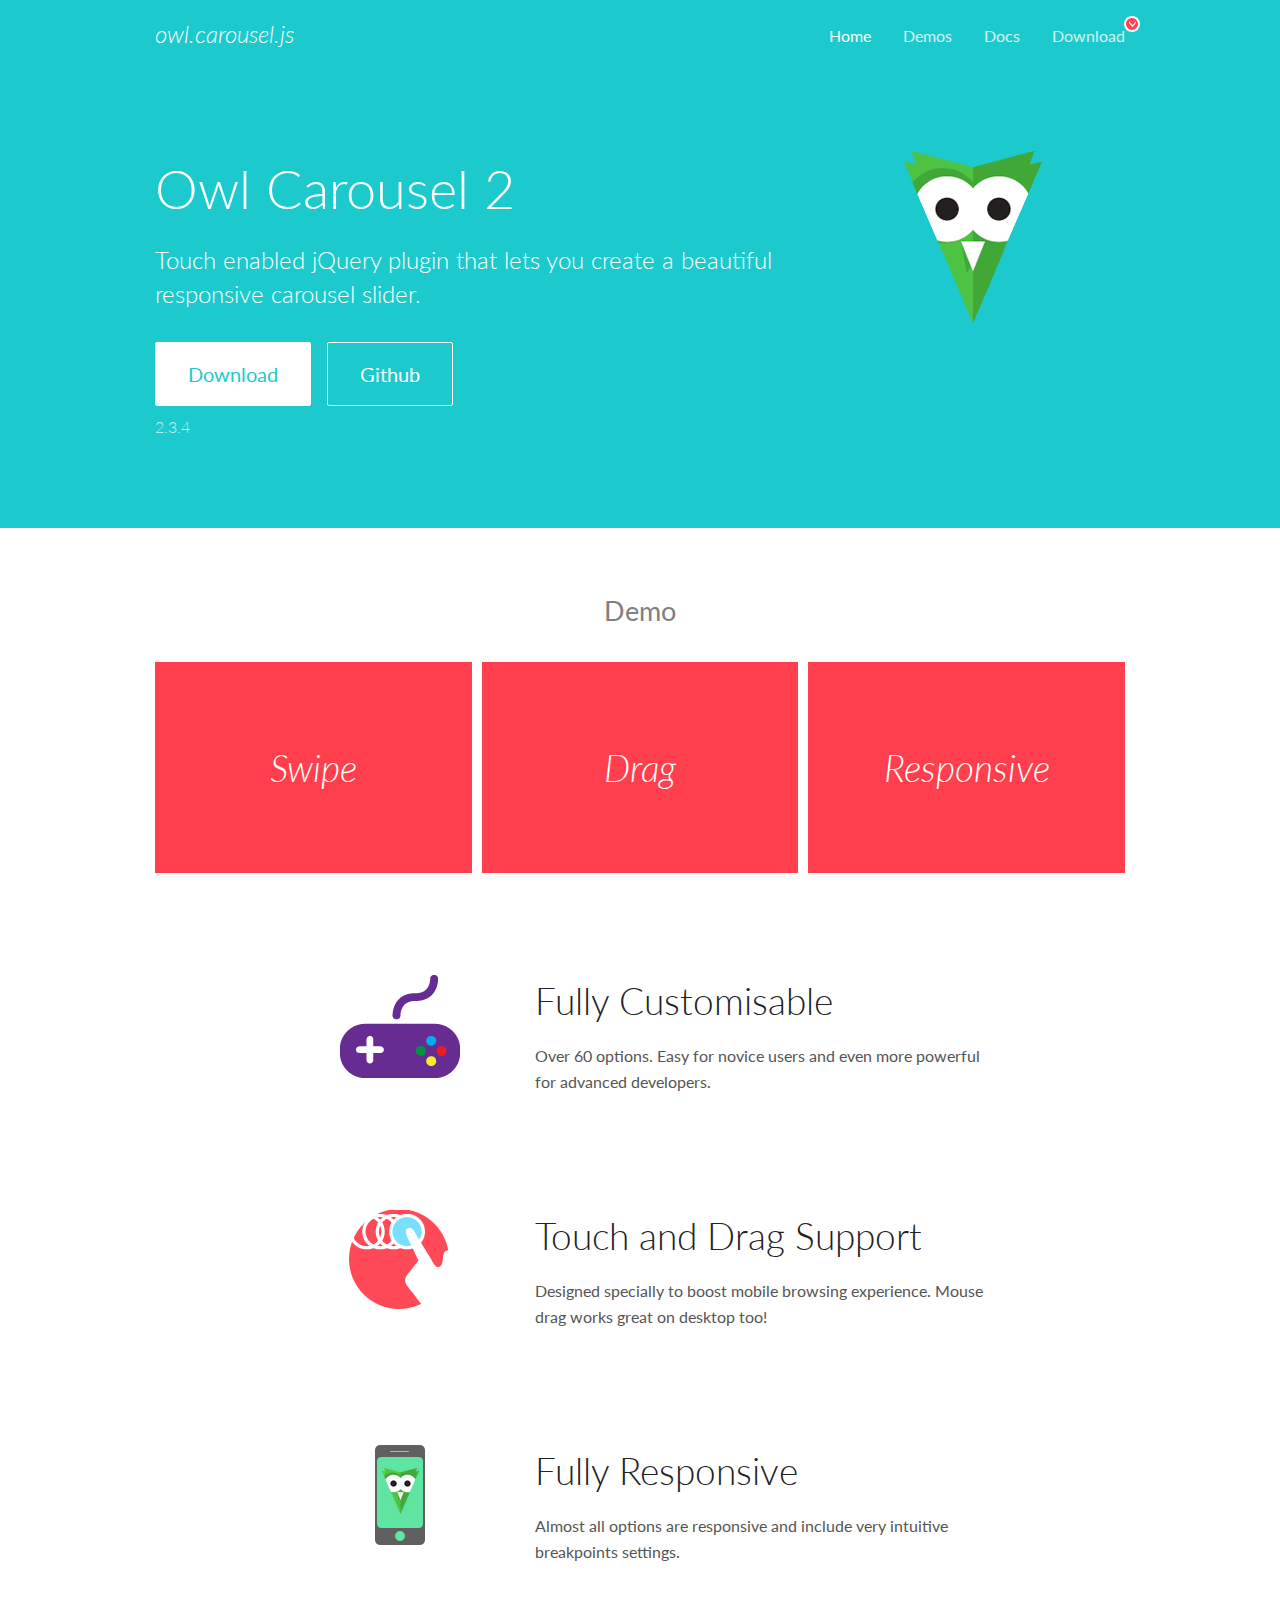
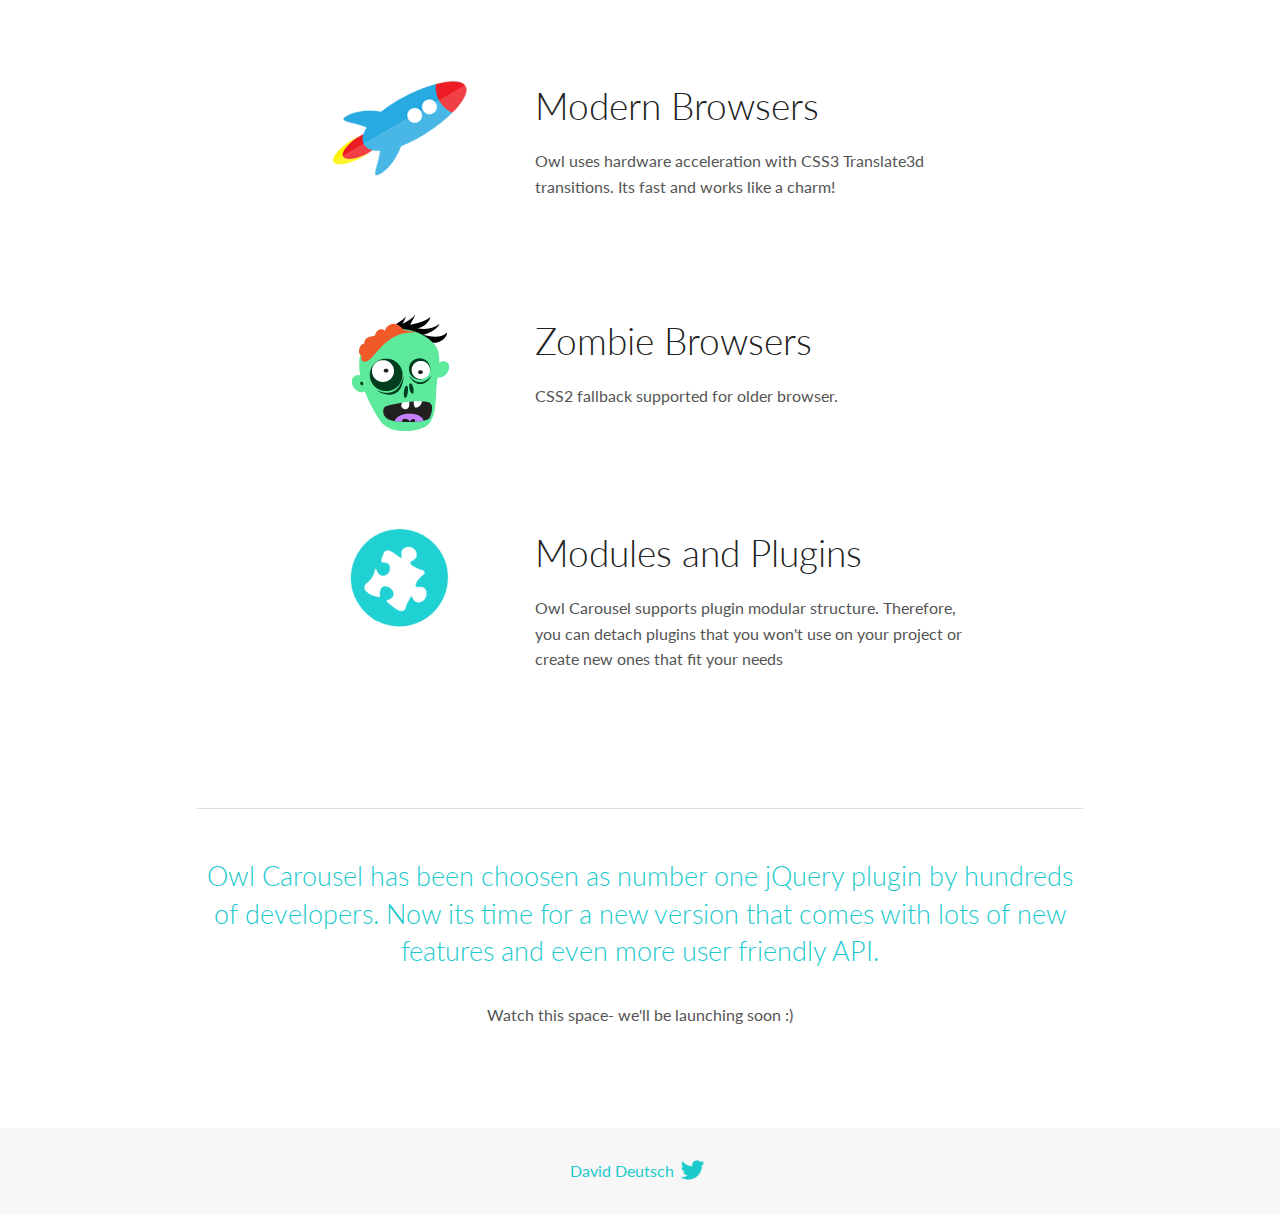
<file: lib/OwlCarousel2/docs/index.html>
<!DOCTYPE html>
<html lang="en">
  <head>

    <!-- head -->
    <meta charset="utf-8">
    <meta name="msapplication-tap-highlight" content="no" />
    <meta name="viewport" content="width=device-width, initial-scale=1.0" />
    <meta name="description" content="Touch enabled jQuery plugin that lets you create beautiful responsive carousel slider.">
    <meta name="author" content="David Deutsch">
    <title>
      Home | Owl Carousel | 2.3.4
    </title>

    <!-- Stylesheets -->
    <link href='https://fonts.googleapis.com/css?family=Lato:300,400,700,400italic,300italic' rel='stylesheet' type='text/css'>
    <link rel="stylesheet" href="assets/css/docs.theme.min.css">

    <!-- Owl Stylesheets -->
    <link rel="stylesheet" href="assets/owlcarousel/assets/owl.carousel.min.css">
    <link rel="stylesheet" href="assets/owlcarousel/assets/owl.theme.default.min.css">

    <!-- HTML5 shim and Respond.js IE8 support of HTML5 elements and media queries -->

    <!--[if lt IE 9]>
      <script src="https://oss.maxcdn.com/libs/html5shiv/3.7.0/html5shiv.js"></script>
      <script src="https://oss.maxcdn.com/libs/respond.js/1.3.0/respond.min.js"></script>
    <![endif]-->

    <!-- Favicons -->
    <link rel="apple-touch-icon-precomposed" sizes="144x144" href="assets/ico/apple-touch-icon-144-precomposed.png">
    <link rel="shortcut icon" href="assets/ico/favicon.png">
    <link rel="shortcut icon" href="favicon.ico">

    <!-- Yeah i know js should not be in header. Its required for demos.-->

    <!-- javascript -->
    <script src="assets/vendors/jquery.min.js"></script>
    <script src="assets/owlcarousel/owl.carousel.js"></script>
  </head>
  <body>

    <!-- header -->
    <header class="header">
      <div class="row">
        <div class="large-12 columns">
          <div class="brand left">
            <h3>
              <a href="/OwlCarousel2/">owl.carousel.js</a> 
            </h3>
          </div>
          <a id="toggle-nav" class="right">
            <span></span> <span></span> <span></span> 
          </a> 
          <div class="nav-bar">
            <ul class="clearfix">
              <li class="active">
                <a href="/OwlCarousel2/index.html">Home</a> 
              </li>
              <li> <a href="/OwlCarousel2/demos/demos.html">Demos</a>  </li>
              <li> <a href="/OwlCarousel2/docs/started-welcome.html">Docs</a>  </li>
              <li>
                <a href="https://github.com/OwlCarousel2/OwlCarousel2/archive/2.3.4.zip">Download</a> 
                <span class="download"></span> 
              </li>
            </ul>
          </div>
        </div>
      </div>
    </header>

    <!-- home panel -->
    <section id="hero">
      <div class="row">
        <div class="large-8 medium-8 columns">
          <h1>Owl Carousel 2</h1>
          <h4>Touch enabled jQuery plugin that lets you create a beautiful responsive carousel slider.</h4>
          <a href="https://github.com/OwlCarousel2/OwlCarousel2/archive/2.3.4.zip" class="hero-button">Download</a> 
          <a href="https://github.com/OwlCarousel2/OwlCarousel2" class="hero-button outline">Github</a> 
          <p>2.3.4</p>
        </div>
        <div class="large-4 medium-4 columns">
          <img class="owl-logo" src="assets/img/owl-logo.png" alt="mr. Owl">
        </div>
      </div>
    </section>

    <!-- body -->
    <div class="home-demo">
      <div class="row">
        <div class="large-12 columns">
          <h3>Demo</h3>
          <div class="owl-carousel">
            <div class="item">
              <h2>Swipe</h2>
            </div>
            <div class="item">
              <h2>Drag</h2>
            </div>
            <div class="item">
              <h2>Responsive</h2>
            </div>
            <div class="item">
              <h2>CSS3</h2>
            </div>
            <div class="item">
              <h2>Fast</h2>
            </div>
            <div class="item">
              <h2>Easy</h2>
            </div>
            <div class="item">
              <h2>Free</h2>
            </div>
            <div class="item">
              <h2>Upgradable</h2>
            </div>
            <div class="item">
              <h2>Tons of options</h2>
            </div>
            <div class="item">
              <h2>Infinity</h2>
            </div>
            <div class="item">
              <h2>Auto Width</h2>
            </div>
          </div>
        </div>
      </div>
    </div>
    <script>
      var owl = $('.owl-carousel');
      owl.owlCarousel({
        margin: 10,
        loop: true,
        responsive: {
          0: {
            items: 1
          },
          600: {
            items: 2
          },
          1000: {
            items: 3
          }
        }
      })
    </script>

    <!-- features -->
    <div id="features">
      <div class="row">
        <div class="small-12 medium-9 small-centered columns">
          <section class="row feature">
            <div class="medium-4 small-12 columns">
              <img src="assets/img/feature-options.png" alt="">
            </div>
            <div class="medium-8 small-12 columns">
              <h2>Fully Customisable</h2>
              <p>Over 60 options. Easy for novice users and even more powerful for advanced developers.</p>
            </div>
          </section>
          <section class="row feature">
            <div class="medium-4 small-12 columns">
              <img src="assets/img/feature-drag.png" alt="">
            </div>
            <div class="medium-8 small-12 columns">
              <h2>Touch and Drag Support</h2>
              <p>Designed specially to boost mobile browsing experience. Mouse drag works great on desktop too!</p>
            </div>
          </section>
          <section class="row feature">
            <div class="medium-4 small-12 columns">
              <img src="assets/img/feature-responsive.png" alt="">
            </div>
            <div class="medium-8 small-12 columns">
              <h2>Fully Responsive</h2>
              <p>Almost all options are responsive and include very intuitive breakpoints settings.</p>
            </div>
          </section>
          <section class="row feature">
            <div class="medium-4 small-12 columns">
              <img src="assets/img/feature-modern.png" alt="">
            </div>
            <div class="medium-8 small-12 columns">
              <h2>Modern Browsers</h2>
              <p>Owl uses hardware acceleration with CSS3 Translate3d transitions. Its fast and works like a charm! </p>
            </div>
          </section>
          <section class="row feature">
            <div class="medium-4 small-12 columns">
              <img src="assets/img/feature-zombie.png" alt="">
            </div>
            <div class="medium-8 small-12 columns">
              <h2>Zombie Browsers</h2>
              <p>CSS2 fallback supported for older browser.</p>
            </div>
          </section>
          <section class="row feature">
            <div class="medium-4 small-12 columns">
              <img src="assets/img/feature-module.png" alt="">
            </div>
            <div class="medium-8 small-12 columns">
              <h2>Modules and Plugins</h2>
              <p>Owl Carousel supports plugin modular structure. Therefore, you can detach plugins that you won&#x27;t use on your project or create new ones that fit your needs</p>
            </div>
          </section>
        </div>
      </div>
    </div>

    <!-- footer -->
    <section id="teaser-text">
      <div class="row">
        <div class="small-12 medium-11 small-centered columns">
          <hr>
          <h3 id="owl-carousel-has-been-choosen-as-number-one-jquery-plugin-by-hundreds-of-developers-now-its-time-for-a-new-version-that-comes-with-lots-of-new-features-and-even-more-user-friendly-api-">Owl Carousel has been choosen as number one jQuery plugin by hundreds of developers. Now its time for a new version that comes with lots of new features and even more user friendly API.</h3>
          <p>Watch this space- we&#39;ll be launching soon :)</p>
        </div>
      </div>
    </section>

    <!-- footer -->
    <footer class="footer">
      <div class="row">
        <div class="large-12 columns">
          <h5>
            <a href="/OwlCarousel2/docs/support-contact.html">David Deutsch</a> 
            <a id="custom-tweet-button" href="https://twitter.com/share?url=https://github.com/OwlCarousel2/OwlCarousel2&text=Owl Carousel - This is so awesome! " target="_blank"></a> 
          </h5>
        </div>
      </div>
    </footer>

    <!-- vendors -->
    <script src="assets/vendors/highlight.js"></script>
    <script src="assets/js/app.js"></script>
  </body>
</html>
</file>
